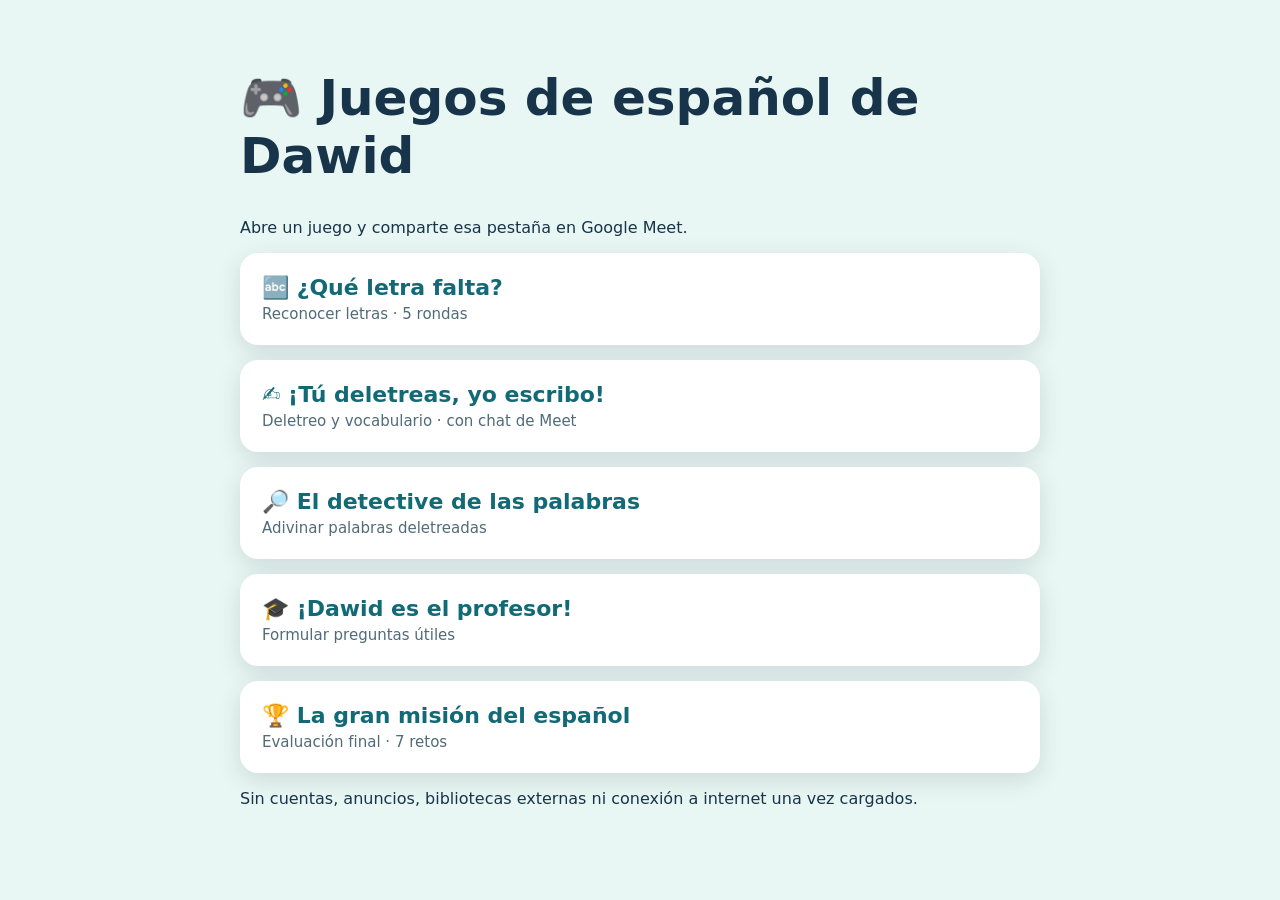
<file: dawid/index.html>
<!doctype html><html lang="es"><head><meta charset="utf-8"><meta name="viewport" content="width=device-width,initial-scale=1"><title>Juegos de español · Dawid</title><style>body{font-family:system-ui;background:#e9f7f4;color:#18344a;margin:0}main{max-width:800px;margin:auto;padding:35px 20px}h1{font-size:clamp(30px,6vw,50px)}a{display:block;background:white;border-radius:18px;padding:22px;margin:15px 0;text-decoration:none;color:#116a75;font-size:22px;font-weight:750;box-shadow:0 7px 24px #1232}small{display:block;font-size:15px;color:#516b78;font-weight:400;margin-top:5px}</style></head><body><main><h1>🎮 Juegos de español de Dawid</h1><p>Abre un juego y comparte esa pestaña en Google Meet.</p><a href="01-letra-falta/">🔤 ¿Qué letra falta?<small>Reconocer letras · 5 rondas</small></a><a href="02-tu-deletreas-yo-escribo/">✍️ ¡Tú deletreas, yo escribo!<small>Deletreo y vocabulario · con chat de Meet</small></a><a href="03-detective-palabras/">🔎 El detective de las palabras<small>Adivinar palabras deletreadas</small></a><a href="04-dawid-profesor/">🎓 ¡Dawid es el profesor!<small>Formular preguntas útiles</small></a><a href="05-gran-mision/">🏆 La gran misión del español<small>Evaluación final · 7 retos</small></a><p>Sin cuentas, anuncios, bibliotecas externas ni conexión a internet una vez cargados.</p></main></body></html>
</file>
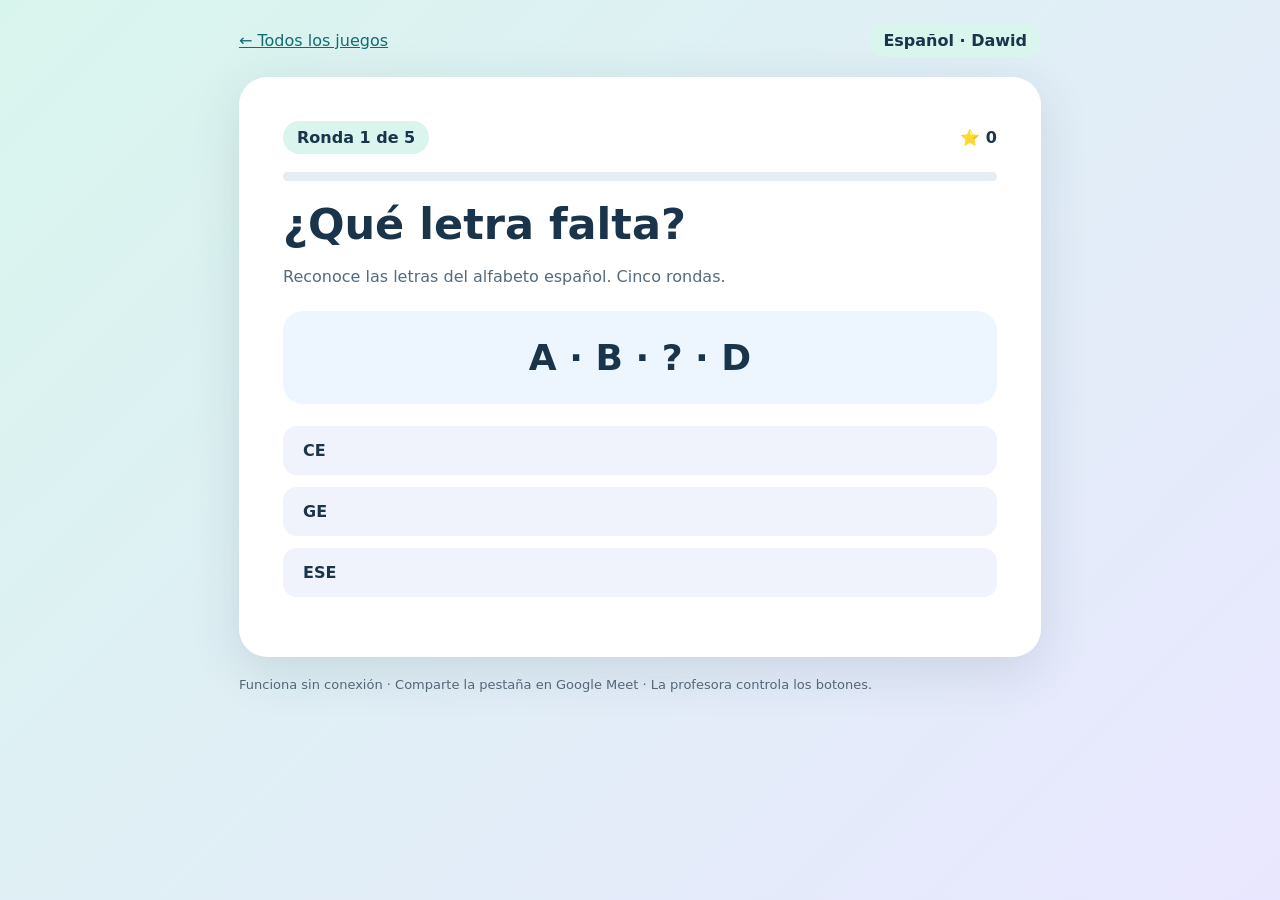
<file: dawid/01-letra-falta/index.html>
<!doctype html><html lang="es"><head><meta charset="utf-8"><meta name="viewport" content="width=device-width, initial-scale=1"><title>¿Qué letra falta? · Juegos de Dawid</title><link rel="stylesheet" href="style.css"></head><body><div class="wrap"><header><a href="../index.html">← Todos los juegos</a><span class="tag">Español · Dawid</span></header><main><div class="row"><span class="tag" id="counter">Juego</span><strong id="score">⭐ 0</strong></div><div class="progress"><div id="progress"></div></div><h1>¿Qué letra falta?</h1><p class="muted">Reconoce las letras del alfabeto español. Cinco rondas.</p><section id="game"><div class="prompt" id="prompt"></div><div class="options" id="options"></div><div id="feedback" aria-live="polite"></div><p><button id="next" class="hidden">Siguiente →</button></p></section></main><footer>Funciona sin conexión · Comparte la pestaña en Google Meet · La profesora controla los botones.</footer></div><script src="app.js" defer></script></body></html>
</file>
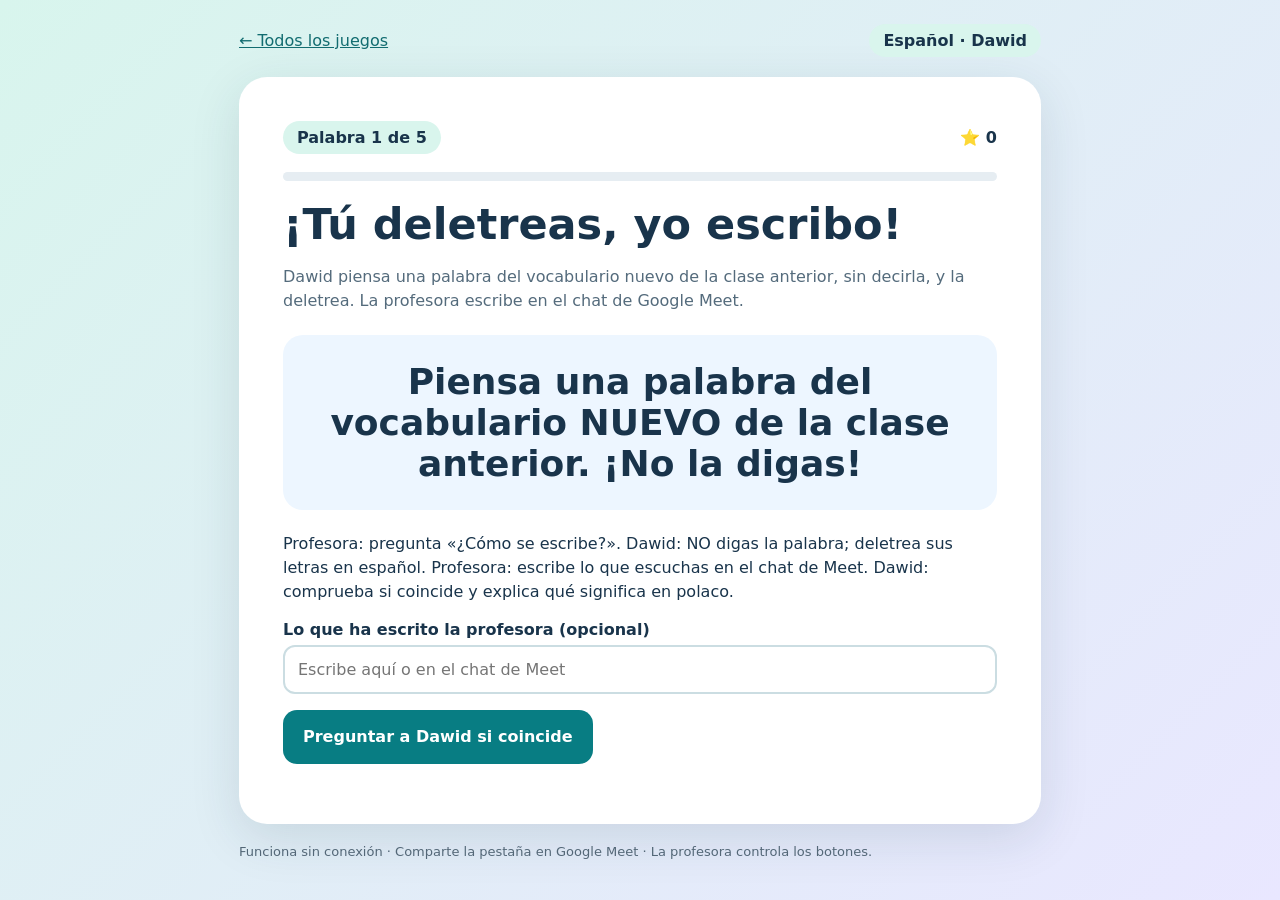
<file: dawid/02-tu-deletreas-yo-escribo/index.html>
<!doctype html><html lang="es"><head><meta charset="utf-8"><meta name="viewport" content="width=device-width, initial-scale=1"><title>¡Tú deletreas, yo escribo! · Juegos de Dawid</title><link rel="stylesheet" href="style.css"></head><body><div class="wrap"><header><a href="../index.html">← Todos los juegos</a><span class="tag">Español · Dawid</span></header><main><div class="row"><span class="tag" id="counter">Juego</span><strong id="score">⭐ 0</strong></div><div class="progress"><div id="progress"></div></div><h1>¡Tú deletreas, yo escribo!</h1><p class="muted">Dawid piensa una palabra del vocabulario nuevo de la clase anterior, sin decirla, y la deletrea. La profesora escribe en el chat de Google Meet.</p><section id="game"><div class="prompt" id="prompt">Dawid, elige una palabra secreta.</div><p id="instruction">No digas la palabra: ¡deletrea en español!</p><label for="written">Lo que ha escrito la profesora (opcional)</label><input id="written" autocomplete="off" placeholder="Escribe aquí o en el chat de Meet"><p class="row"><button id="check">Preguntar a Dawid si coincide</button><button id="next" class="secondary hidden">Siguiente palabra →</button></p><div id="feedback" aria-live="polite"></div></section></main><footer>Funciona sin conexión · Comparte la pestaña en Google Meet · La profesora controla los botones.</footer></div><script src="app.js" defer></script></body></html>
</file>
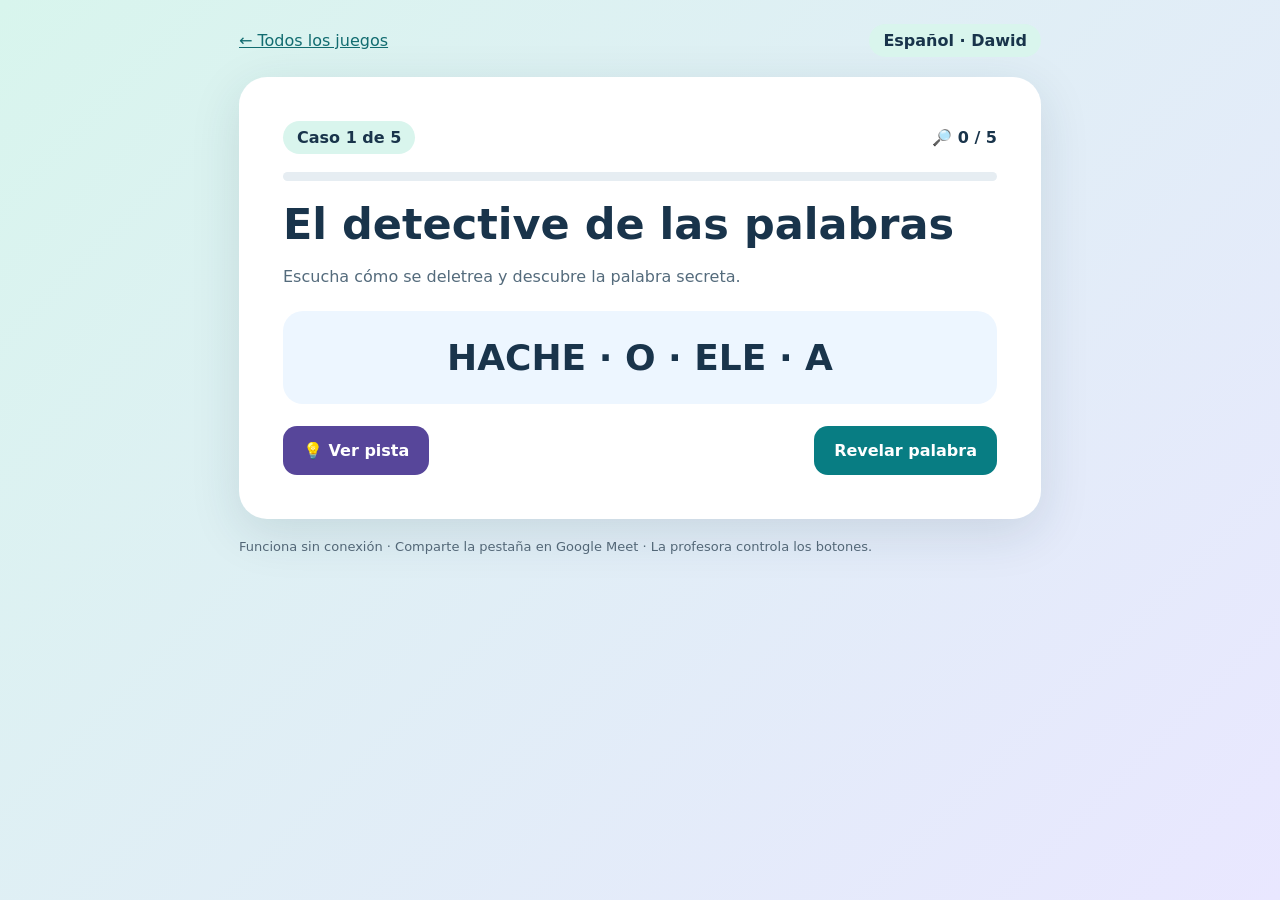
<file: dawid/03-detective-palabras/index.html>
<!doctype html><html lang="es"><head><meta charset="utf-8"><meta name="viewport" content="width=device-width, initial-scale=1"><title>El detective de las palabras · Juegos de Dawid</title><link rel="stylesheet" href="style.css"></head><body><div class="wrap"><header><a href="../index.html">← Todos los juegos</a><span class="tag">Español · Dawid</span></header><main><div class="row"><span class="tag" id="counter">Juego</span><strong id="score">⭐ 0</strong></div><div class="progress"><div id="progress"></div></div><h1>El detective de las palabras</h1><p class="muted">Escucha cómo se deletrea y descubre la palabra secreta.</p><section id="game"><div class="prompt" id="spell"></div><p id="hint" class="answer hidden"></p><div id="answer" class="answer hidden"></div><div class="row"><button id="hintbtn" class="secondary">💡 Ver pista</button><button id="reveal">Revelar palabra</button><button id="next" class="hidden">Siguiente misterio →</button></div></section></main><footer>Funciona sin conexión · Comparte la pestaña en Google Meet · La profesora controla los botones.</footer></div><script src="app.js" defer></script></body></html>
</file>
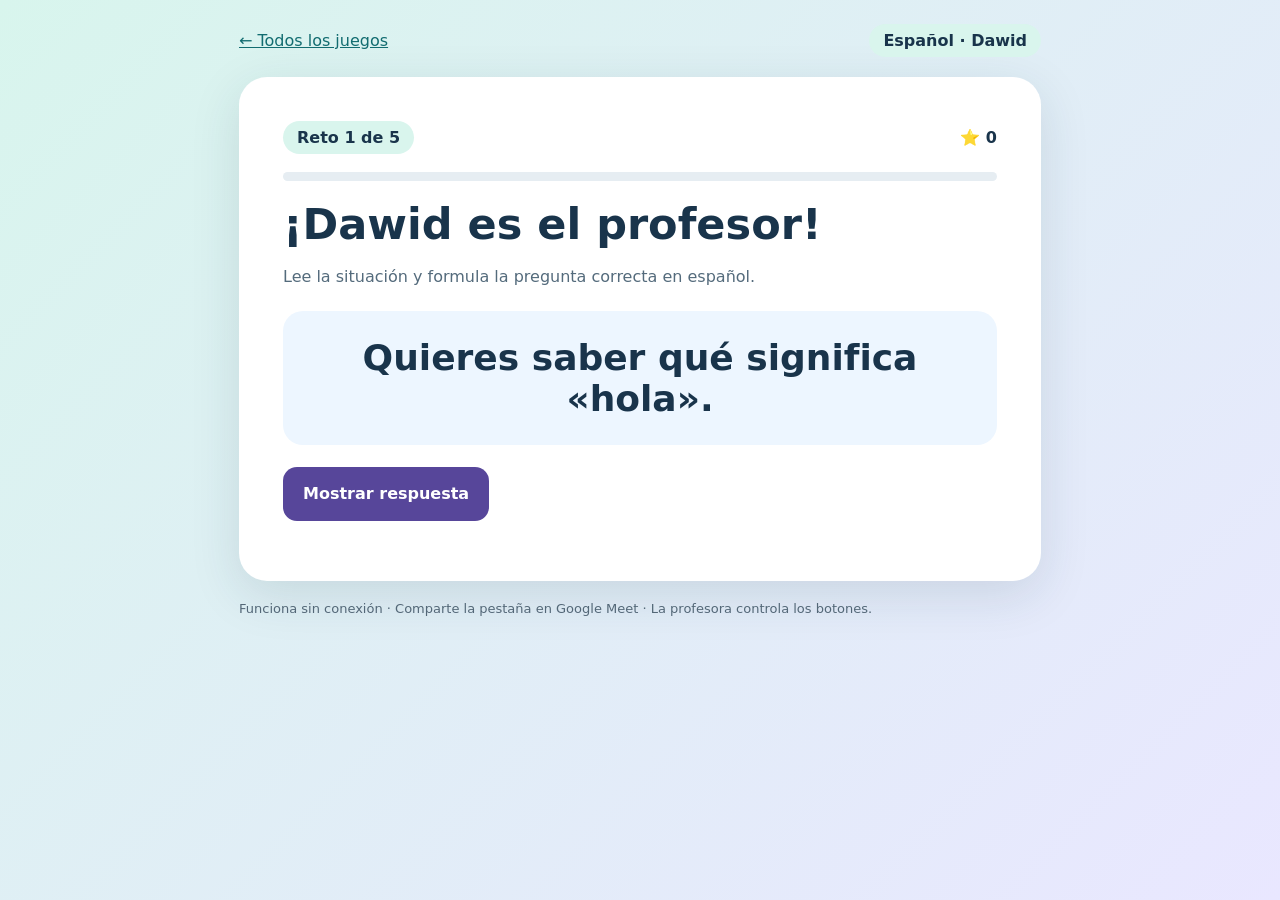
<file: dawid/04-dawid-profesor/index.html>
<!doctype html><html lang="es"><head><meta charset="utf-8"><meta name="viewport" content="width=device-width, initial-scale=1"><title>¡Dawid es el profesor! · Juegos de Dawid</title><link rel="stylesheet" href="style.css"></head><body><div class="wrap"><header><a href="../index.html">← Todos los juegos</a><span class="tag">Español · Dawid</span></header><main><div class="row"><span class="tag" id="counter">Juego</span><strong id="score">⭐ 0</strong></div><div class="progress"><div id="progress"></div></div><h1>¡Dawid es el profesor!</h1><p class="muted">Lee la situación y formula la pregunta correcta en español.</p><section id="game"><div class="prompt" id="situation"></div><div id="answer" class="answer hidden"></div><p><button id="reveal" class="secondary">Mostrar respuesta</button></p><div id="grading" class="row hidden"><button id="yes">⭐ ¡Conseguido!</button><button id="no" class="secondary">Seguir practicando</button></div></section></main><footer>Funciona sin conexión · Comparte la pestaña en Google Meet · La profesora controla los botones.</footer></div><script src="app.js" defer></script></body></html>
</file>
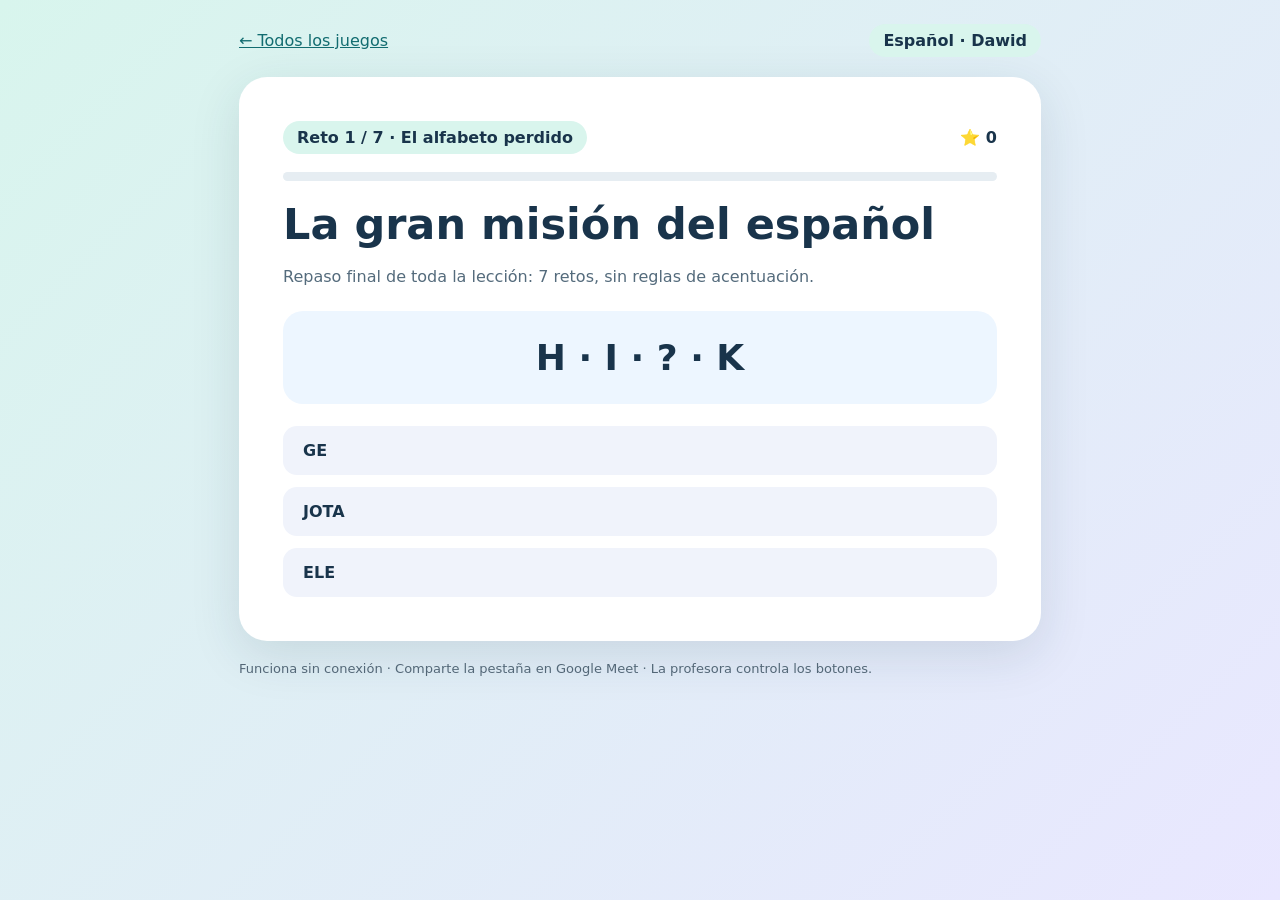
<file: dawid/05-gran-mision/index.html>
<!doctype html><html lang="es"><head><meta charset="utf-8"><meta name="viewport" content="width=device-width, initial-scale=1"><title>La gran misión del español · Juegos de Dawid</title><link rel="stylesheet" href="style.css"></head><body><div class="wrap"><header><a href="../index.html">← Todos los juegos</a><span class="tag">Español · Dawid</span></header><main><div class="row"><span class="tag" id="counter">Juego</span><strong id="score">⭐ 0</strong></div><div class="progress"><div id="progress"></div></div><h1>La gran misión del español</h1><p class="muted">Repaso final de toda la lección: 7 retos, sin reglas de acentuación.</p><section id="game"><div class="prompt" id="question"></div><p id="help" class="muted"></p><div id="options" class="options"></div><div id="answer" class="answer hidden"></div><div id="feedback" aria-live="polite"></div><div class="row"><button id="reveal" class="secondary hidden">Mostrar respuesta</button><button id="yes" class="hidden">⭐ Conseguido</button><button id="no" class="secondary hidden">Continuar sin estrella</button><button id="next" class="hidden">Siguiente reto →</button></div></section></main><footer>Funciona sin conexión · Comparte la pestaña en Google Meet · La profesora controla los botones.</footer></div><script src="app.js" defer></script></body></html>
</file>
<file: dawid/01-letra-falta/style.css>
*{box-sizing:border-box}body{margin:0;font-family:system-ui,Segoe UI,sans-serif;background:linear-gradient(135deg,#d8f5ed,#e9e7ff);color:#19344b;min-height:100vh}.wrap{max-width:850px;margin:auto;padding:24px}header{display:flex;justify-content:space-between;align-items:center;gap:12px}a{color:#126c70}main{background:white;border-radius:28px;padding:clamp(20px,5vw,44px);box-shadow:0 14px 50px #14364b20;margin-top:20px}h1{font-size:clamp(27px,5vw,43px);margin:12px 0}p{line-height:1.5}.tag{background:#d9f5ed;border-radius:30px;padding:7px 14px;font-weight:700}.prompt{background:#edf6ff;border-radius:20px;padding:26px;text-align:center;font-size:clamp(22px,4vw,36px);font-weight:800;margin:22px 0}.options{display:grid;gap:12px}.btn,button{font:inherit;cursor:pointer;border:0;border-radius:14px;padding:15px 20px;background:#087d83;color:white;font-weight:750}.option{background:#f0f3fb;color:#19344b;text-align:left}.option:hover,.option:focus-visible{outline:3px solid #66b8c3}.correct{background:#c8f4d8!important}.wrong{background:#ffe0e0!important}.btn:disabled{opacity:.45;cursor:not-allowed}.row{display:flex;gap:12px;flex-wrap:wrap;align-items:center;justify-content:space-between}.secondary{background:#57469a}.muted{color:#546b7c}.feedback{padding:14px;border-radius:14px;background:#e7f8e9;margin-top:14px}.hidden{display:none!important}.progress{height:9px;background:#e6edf2;border-radius:20px;overflow:hidden;margin:18px 0}.progress>div{height:100%;background:#087d83;transition:width .2s}.answer{white-space:pre-line;background:#e7f8e9;padding:20px;border-radius:14px;margin:16px 0}footer{font-size:13px;color:#536777;margin-top:20px}input{font:inherit;padding:13px;border:2px solid #cbdde2;border-radius:12px;max-width:100%;width:100%}label{font-weight:650;display:block;margin:12px 0 6px}@media(max-width:500px){.wrap{padding:12px}header{align-items:flex-start;flex-direction:column}}
</file>
<file: dawid/02-tu-deletreas-yo-escribo/style.css>
*{box-sizing:border-box}body{margin:0;font-family:system-ui,Segoe UI,sans-serif;background:linear-gradient(135deg,#d8f5ed,#e9e7ff);color:#19344b;min-height:100vh}.wrap{max-width:850px;margin:auto;padding:24px}header{display:flex;justify-content:space-between;align-items:center;gap:12px}a{color:#126c70}main{background:white;border-radius:28px;padding:clamp(20px,5vw,44px);box-shadow:0 14px 50px #14364b20;margin-top:20px}h1{font-size:clamp(27px,5vw,43px);margin:12px 0}p{line-height:1.5}.tag{background:#d9f5ed;border-radius:30px;padding:7px 14px;font-weight:700}.prompt{background:#edf6ff;border-radius:20px;padding:26px;text-align:center;font-size:clamp(22px,4vw,36px);font-weight:800;margin:22px 0}.options{display:grid;gap:12px}.btn,button{font:inherit;cursor:pointer;border:0;border-radius:14px;padding:15px 20px;background:#087d83;color:white;font-weight:750}.option{background:#f0f3fb;color:#19344b;text-align:left}.option:hover,.option:focus-visible{outline:3px solid #66b8c3}.correct{background:#c8f4d8!important}.wrong{background:#ffe0e0!important}.btn:disabled{opacity:.45;cursor:not-allowed}.row{display:flex;gap:12px;flex-wrap:wrap;align-items:center;justify-content:space-between}.secondary{background:#57469a}.muted{color:#546b7c}.feedback{padding:14px;border-radius:14px;background:#e7f8e9;margin-top:14px}.hidden{display:none!important}.progress{height:9px;background:#e6edf2;border-radius:20px;overflow:hidden;margin:18px 0}.progress>div{height:100%;background:#087d83;transition:width .2s}.answer{white-space:pre-line;background:#e7f8e9;padding:20px;border-radius:14px;margin:16px 0}footer{font-size:13px;color:#536777;margin-top:20px}input{font:inherit;padding:13px;border:2px solid #cbdde2;border-radius:12px;max-width:100%;width:100%}label{font-weight:650;display:block;margin:12px 0 6px}@media(max-width:500px){.wrap{padding:12px}header{align-items:flex-start;flex-direction:column}}
</file>
<file: dawid/03-detective-palabras/style.css>
*{box-sizing:border-box}body{margin:0;font-family:system-ui,Segoe UI,sans-serif;background:linear-gradient(135deg,#d8f5ed,#e9e7ff);color:#19344b;min-height:100vh}.wrap{max-width:850px;margin:auto;padding:24px}header{display:flex;justify-content:space-between;align-items:center;gap:12px}a{color:#126c70}main{background:white;border-radius:28px;padding:clamp(20px,5vw,44px);box-shadow:0 14px 50px #14364b20;margin-top:20px}h1{font-size:clamp(27px,5vw,43px);margin:12px 0}p{line-height:1.5}.tag{background:#d9f5ed;border-radius:30px;padding:7px 14px;font-weight:700}.prompt{background:#edf6ff;border-radius:20px;padding:26px;text-align:center;font-size:clamp(22px,4vw,36px);font-weight:800;margin:22px 0}.options{display:grid;gap:12px}.btn,button{font:inherit;cursor:pointer;border:0;border-radius:14px;padding:15px 20px;background:#087d83;color:white;font-weight:750}.option{background:#f0f3fb;color:#19344b;text-align:left}.option:hover,.option:focus-visible{outline:3px solid #66b8c3}.correct{background:#c8f4d8!important}.wrong{background:#ffe0e0!important}.btn:disabled{opacity:.45;cursor:not-allowed}.row{display:flex;gap:12px;flex-wrap:wrap;align-items:center;justify-content:space-between}.secondary{background:#57469a}.muted{color:#546b7c}.feedback{padding:14px;border-radius:14px;background:#e7f8e9;margin-top:14px}.hidden{display:none!important}.progress{height:9px;background:#e6edf2;border-radius:20px;overflow:hidden;margin:18px 0}.progress>div{height:100%;background:#087d83;transition:width .2s}.answer{white-space:pre-line;background:#e7f8e9;padding:20px;border-radius:14px;margin:16px 0}footer{font-size:13px;color:#536777;margin-top:20px}input{font:inherit;padding:13px;border:2px solid #cbdde2;border-radius:12px;max-width:100%;width:100%}label{font-weight:650;display:block;margin:12px 0 6px}@media(max-width:500px){.wrap{padding:12px}header{align-items:flex-start;flex-direction:column}}
</file>
<file: dawid/04-dawid-profesor/style.css>
*{box-sizing:border-box}body{margin:0;font-family:system-ui,Segoe UI,sans-serif;background:linear-gradient(135deg,#d8f5ed,#e9e7ff);color:#19344b;min-height:100vh}.wrap{max-width:850px;margin:auto;padding:24px}header{display:flex;justify-content:space-between;align-items:center;gap:12px}a{color:#126c70}main{background:white;border-radius:28px;padding:clamp(20px,5vw,44px);box-shadow:0 14px 50px #14364b20;margin-top:20px}h1{font-size:clamp(27px,5vw,43px);margin:12px 0}p{line-height:1.5}.tag{background:#d9f5ed;border-radius:30px;padding:7px 14px;font-weight:700}.prompt{background:#edf6ff;border-radius:20px;padding:26px;text-align:center;font-size:clamp(22px,4vw,36px);font-weight:800;margin:22px 0}.options{display:grid;gap:12px}.btn,button{font:inherit;cursor:pointer;border:0;border-radius:14px;padding:15px 20px;background:#087d83;color:white;font-weight:750}.option{background:#f0f3fb;color:#19344b;text-align:left}.option:hover,.option:focus-visible{outline:3px solid #66b8c3}.correct{background:#c8f4d8!important}.wrong{background:#ffe0e0!important}.btn:disabled{opacity:.45;cursor:not-allowed}.row{display:flex;gap:12px;flex-wrap:wrap;align-items:center;justify-content:space-between}.secondary{background:#57469a}.muted{color:#546b7c}.feedback{padding:14px;border-radius:14px;background:#e7f8e9;margin-top:14px}.hidden{display:none!important}.progress{height:9px;background:#e6edf2;border-radius:20px;overflow:hidden;margin:18px 0}.progress>div{height:100%;background:#087d83;transition:width .2s}.answer{white-space:pre-line;background:#e7f8e9;padding:20px;border-radius:14px;margin:16px 0}footer{font-size:13px;color:#536777;margin-top:20px}input{font:inherit;padding:13px;border:2px solid #cbdde2;border-radius:12px;max-width:100%;width:100%}label{font-weight:650;display:block;margin:12px 0 6px}@media(max-width:500px){.wrap{padding:12px}header{align-items:flex-start;flex-direction:column}}
</file>
<file: dawid/05-gran-mision/style.css>
*{box-sizing:border-box}body{margin:0;font-family:system-ui,Segoe UI,sans-serif;background:linear-gradient(135deg,#d8f5ed,#e9e7ff);color:#19344b;min-height:100vh}.wrap{max-width:850px;margin:auto;padding:24px}header{display:flex;justify-content:space-between;align-items:center;gap:12px}a{color:#126c70}main{background:white;border-radius:28px;padding:clamp(20px,5vw,44px);box-shadow:0 14px 50px #14364b20;margin-top:20px}h1{font-size:clamp(27px,5vw,43px);margin:12px 0}p{line-height:1.5}.tag{background:#d9f5ed;border-radius:30px;padding:7px 14px;font-weight:700}.prompt{background:#edf6ff;border-radius:20px;padding:26px;text-align:center;font-size:clamp(22px,4vw,36px);font-weight:800;margin:22px 0}.options{display:grid;gap:12px}.btn,button{font:inherit;cursor:pointer;border:0;border-radius:14px;padding:15px 20px;background:#087d83;color:white;font-weight:750}.option{background:#f0f3fb;color:#19344b;text-align:left}.option:hover,.option:focus-visible{outline:3px solid #66b8c3}.correct{background:#c8f4d8!important}.wrong{background:#ffe0e0!important}.btn:disabled{opacity:.45;cursor:not-allowed}.row{display:flex;gap:12px;flex-wrap:wrap;align-items:center;justify-content:space-between}.secondary{background:#57469a}.muted{color:#546b7c}.feedback{padding:14px;border-radius:14px;background:#e7f8e9;margin-top:14px}.hidden{display:none!important}.progress{height:9px;background:#e6edf2;border-radius:20px;overflow:hidden;margin:18px 0}.progress>div{height:100%;background:#087d83;transition:width .2s}.answer{white-space:pre-line;background:#e7f8e9;padding:20px;border-radius:14px;margin:16px 0}footer{font-size:13px;color:#536777;margin-top:20px}input{font:inherit;padding:13px;border:2px solid #cbdde2;border-radius:12px;max-width:100%;width:100%}label{font-weight:650;display:block;margin:12px 0 6px}@media(max-width:500px){.wrap{padding:12px}header{align-items:flex-start;flex-direction:column}}
</file>
